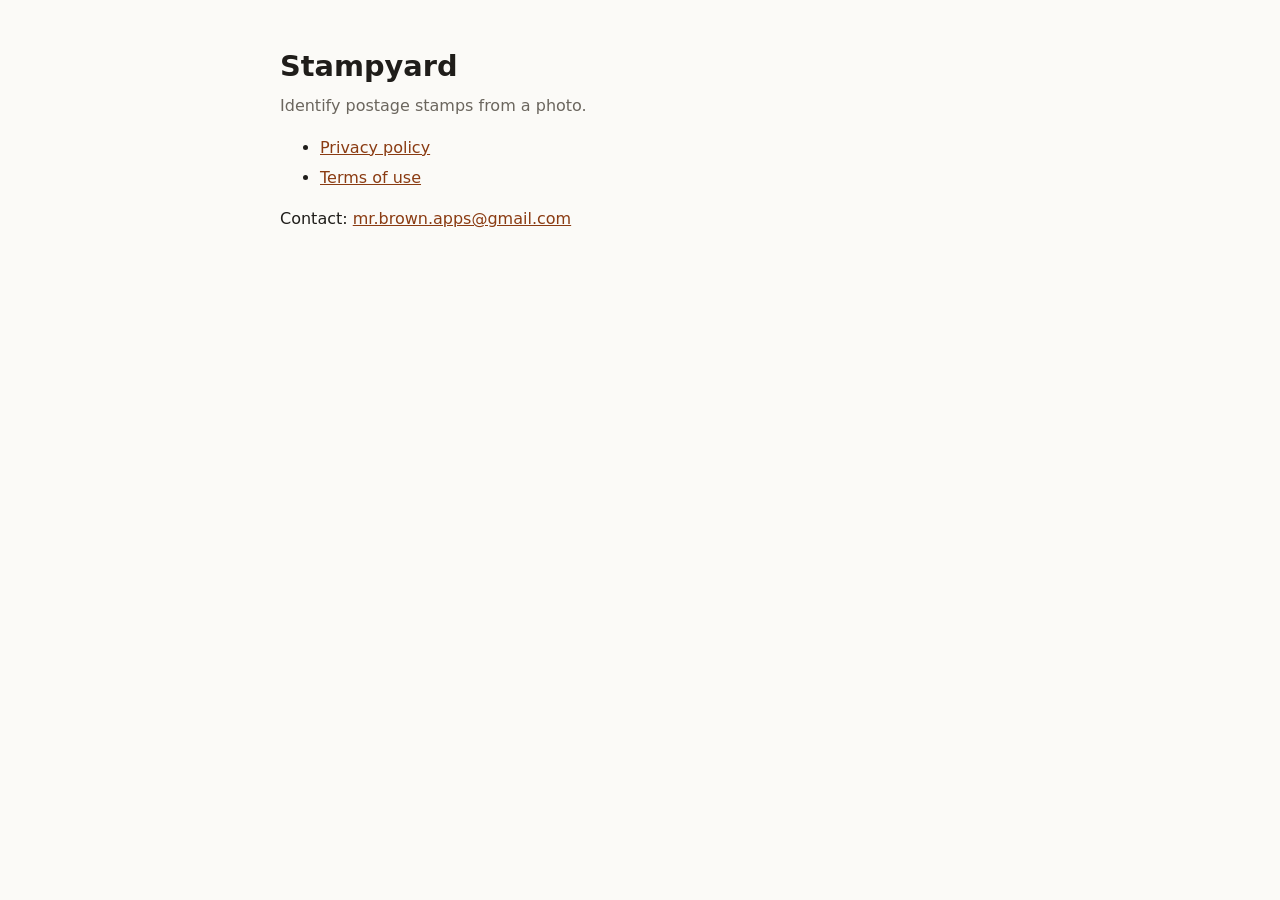
<file: index.html>
<!doctype html><html lang="en"><head><meta charset="utf-8"><meta name="viewport" content="width=device-width,initial-scale=1">
<title>Stampyard</title><link rel="stylesheet" href="style.css"></head><body>
<h1>Stampyard</h1><p class="updated">Identify postage stamps from a photo.</p>
<ul><li><a href="privacy.html">Privacy policy</a></li><li><a href="terms.html">Terms of use</a></li></ul>
<p>Contact: <a href="mailto:mr.brown.apps@gmail.com">mr.brown.apps@gmail.com</a></p></body></html>
</file>
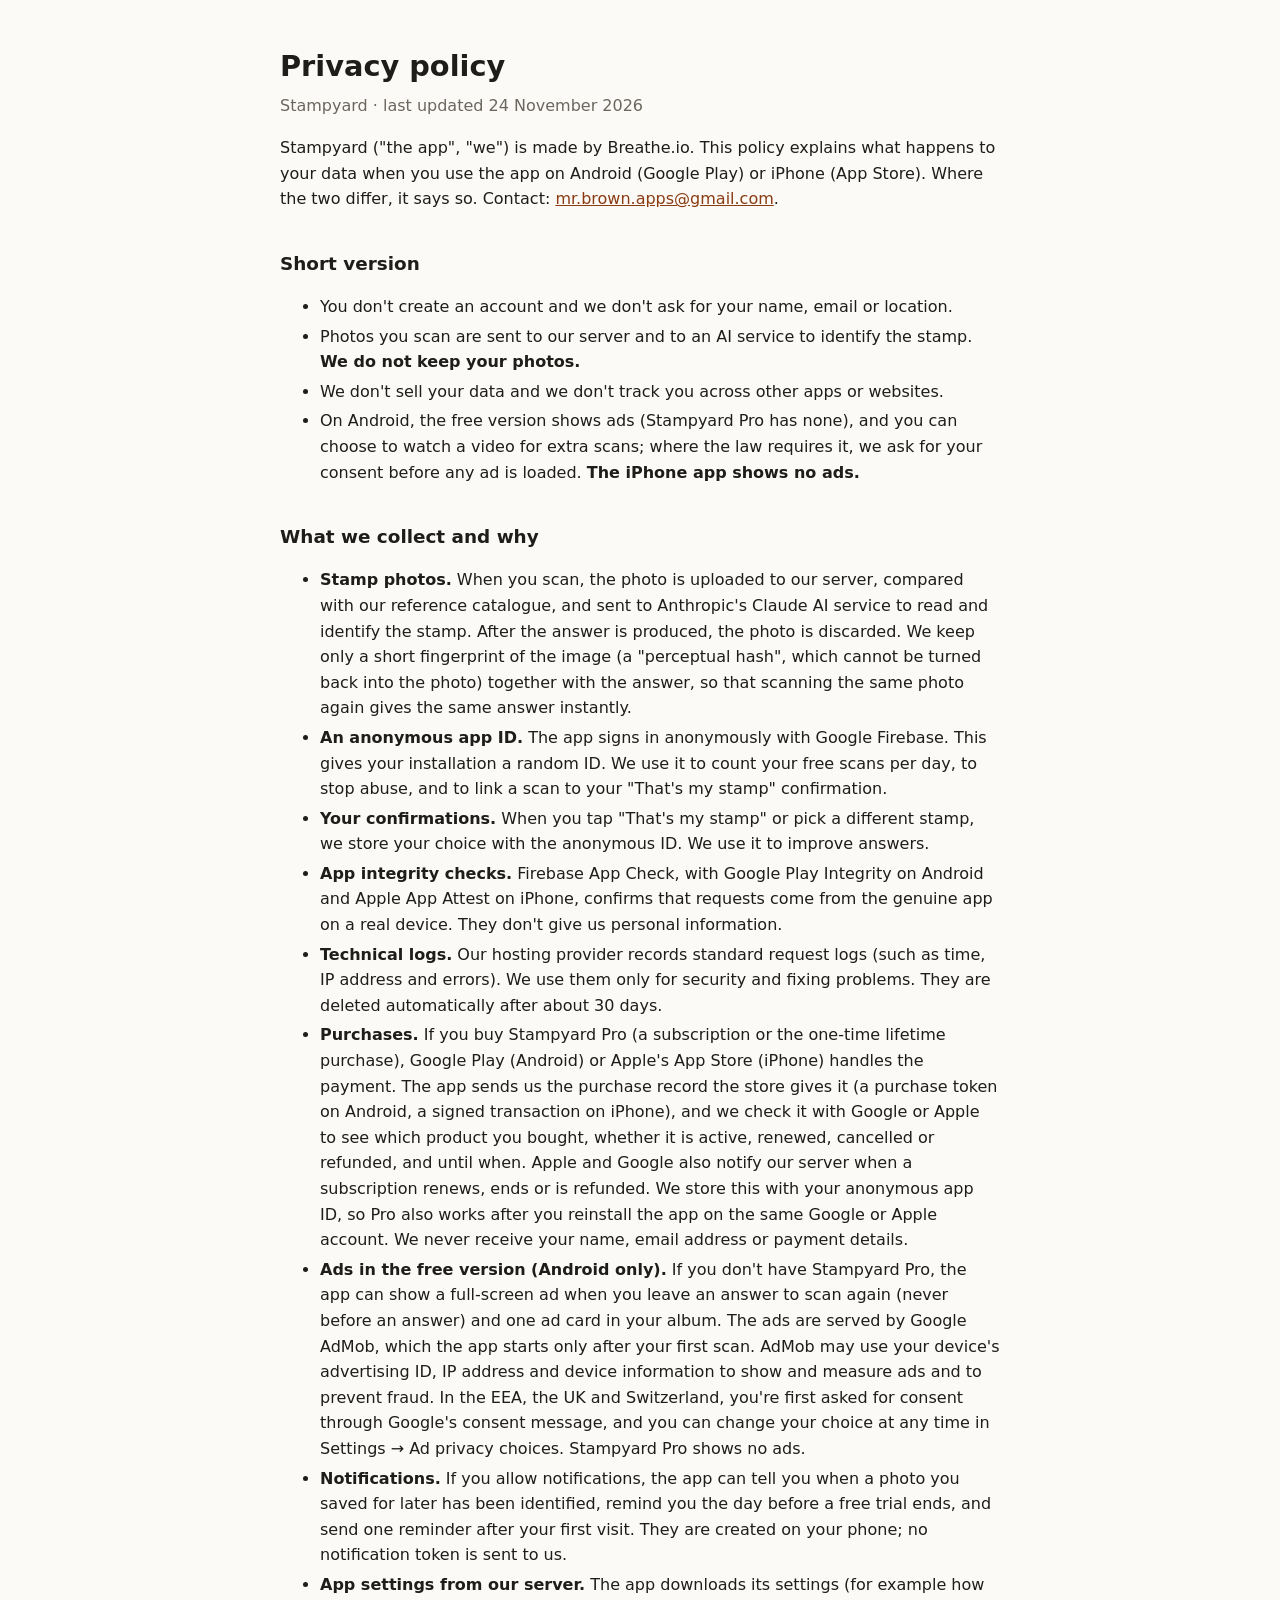
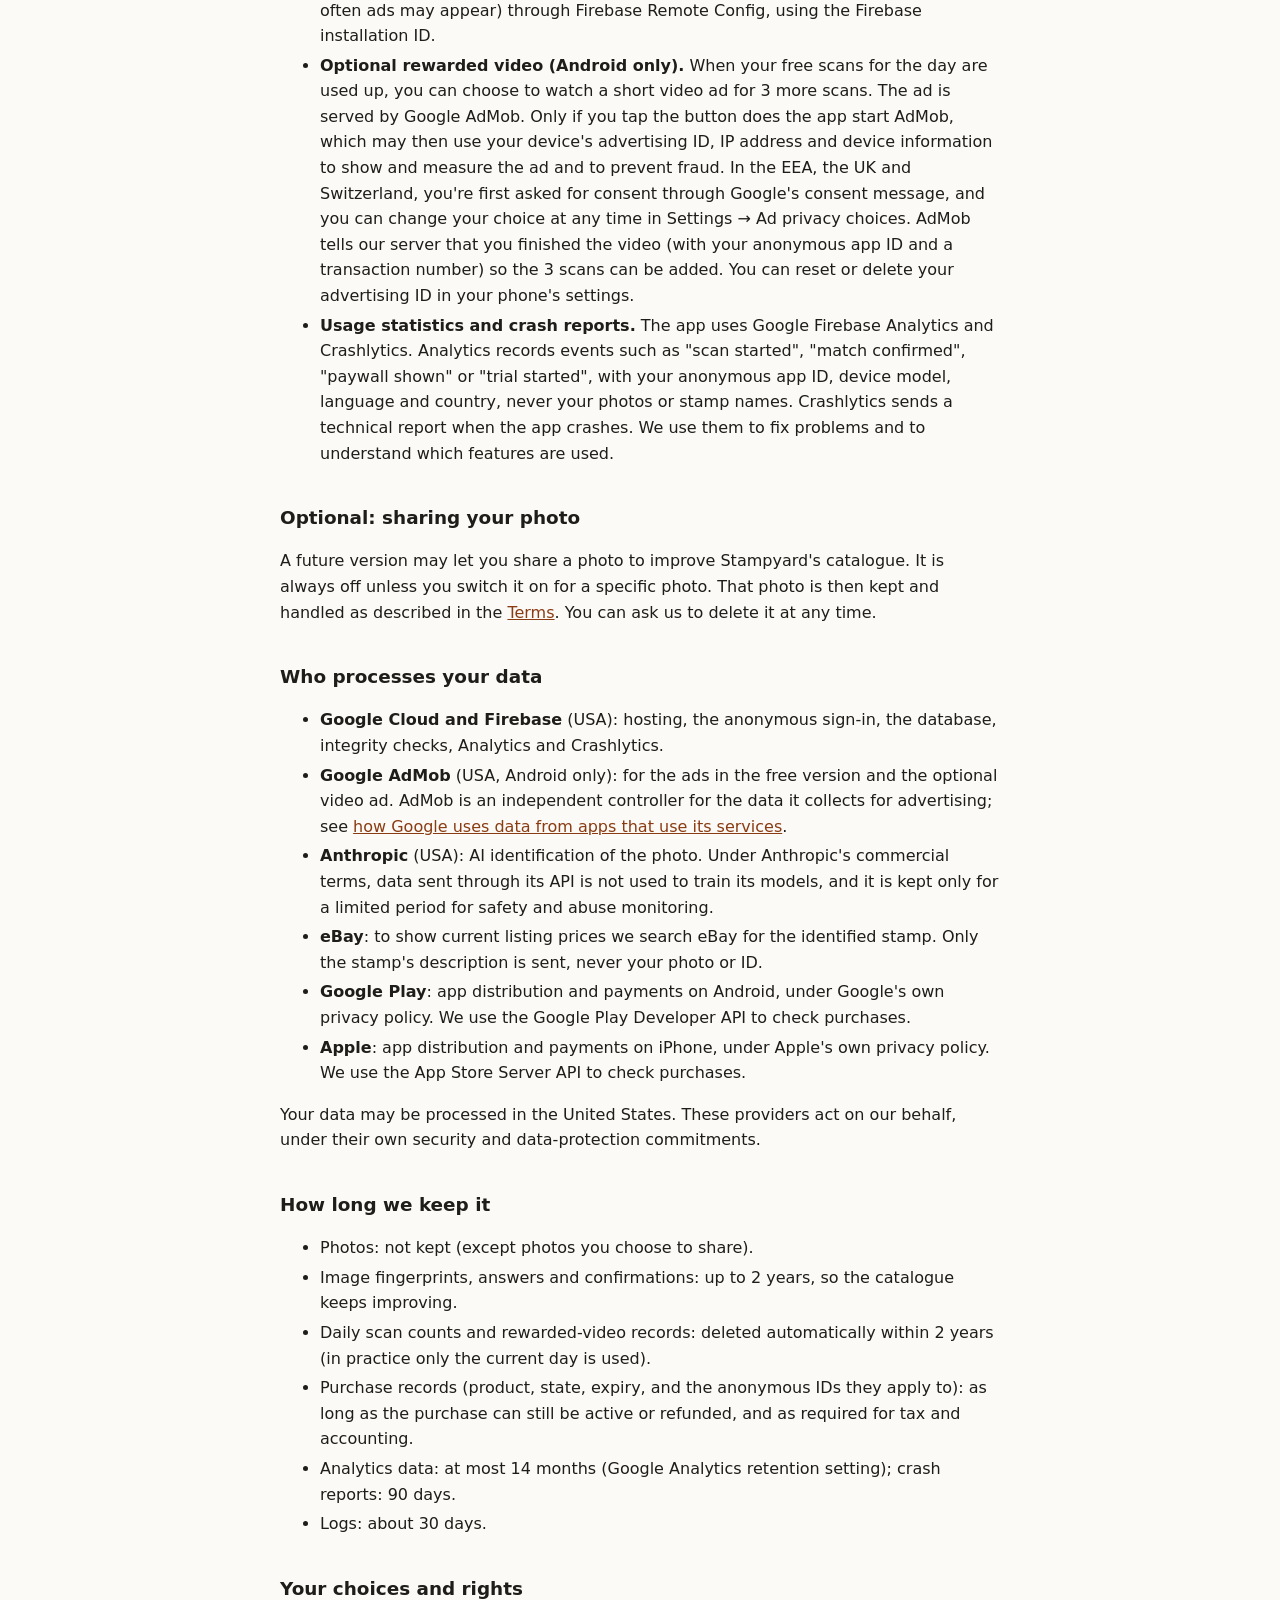
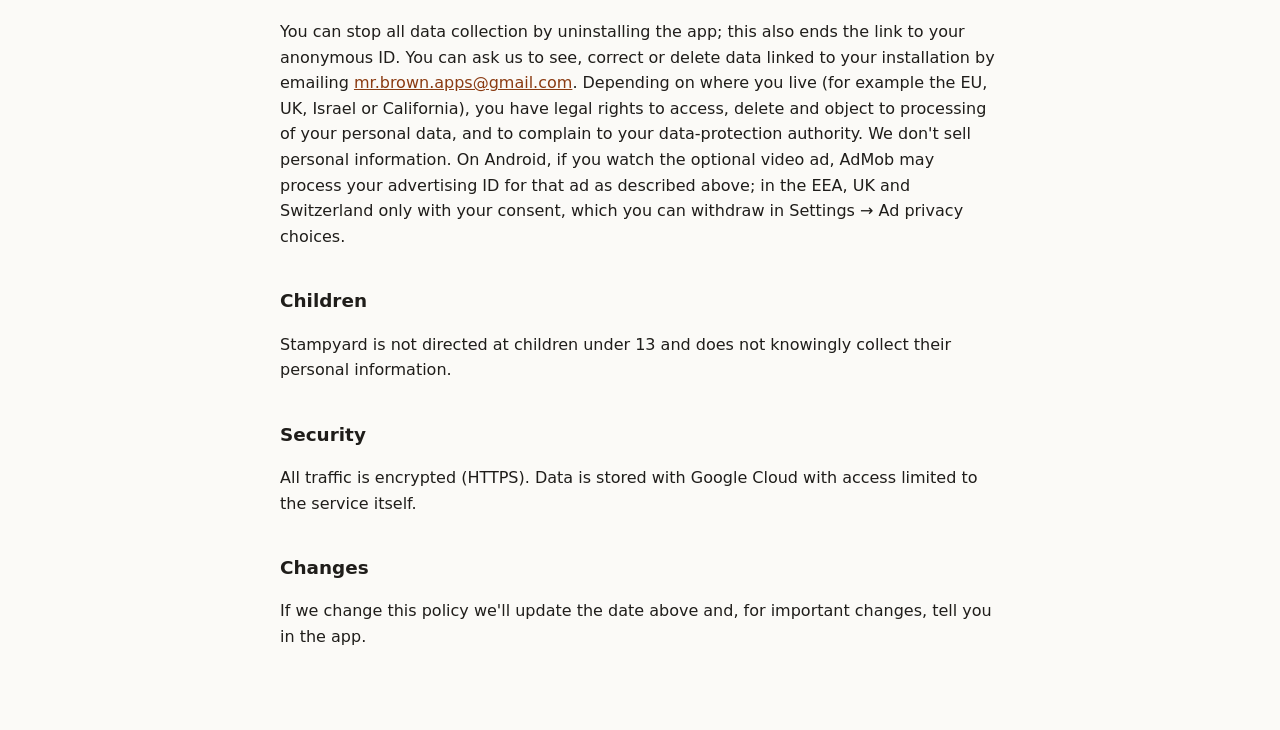
<file: privacy.html>
<!doctype html><html lang="en"><head><meta charset="utf-8"><meta name="viewport" content="width=device-width,initial-scale=1">
<title>Stampyard Privacy</title><link rel="stylesheet" href="style.css"></head><body>
<h1>Privacy policy</h1>
<p class="updated">Stampyard · last updated 24 November 2026</p>

<p>Stampyard ("the app", "we") is made by Breathe.io. This policy explains what happens to your data when you use the app on Android (Google Play) or iPhone (App Store). Where the two differ, it says so. Contact: <a href="mailto:mr.brown.apps@gmail.com">mr.brown.apps@gmail.com</a>.</p>

<h2>Short version</h2>
<ul>
<li>You don't create an account and we don't ask for your name, email or location.</li>
<li>Photos you scan are sent to our server and to an AI service to identify the stamp. <strong>We do not keep your photos.</strong></li>
<li>We don't sell your data and we don't track you across other apps or websites.</li>
<li>On Android, the free version shows ads (Stampyard Pro has none), and you can choose to watch a video for extra scans; where the law requires it, we ask for your consent before any ad is loaded. <strong>The iPhone app shows no ads.</strong></li>
</ul>

<h2>What we collect and why</h2>
<ul>
<li><strong>Stamp photos.</strong> When you scan, the photo is uploaded to our server, compared with our reference catalogue, and sent to Anthropic's Claude AI service to read and identify the stamp. After the answer is produced, the photo is discarded. We keep only a short fingerprint of the image (a "perceptual hash", which cannot be turned back into the photo) together with the answer, so that scanning the same photo again gives the same answer instantly.</li>
<li><strong>An anonymous app ID.</strong> The app signs in anonymously with Google Firebase. This gives your installation a random ID. We use it to count your free scans per day, to stop abuse, and to link a scan to your "That's my stamp" confirmation.</li>
<li><strong>Your confirmations.</strong> When you tap "That's my stamp" or pick a different stamp, we store your choice with the anonymous ID. We use it to improve answers.</li>
<li><strong>App integrity checks.</strong> Firebase App Check, with Google Play Integrity on Android and Apple App Attest on iPhone, confirms that requests come from the genuine app on a real device. They don't give us personal information.</li>
<li><strong>Technical logs.</strong> Our hosting provider records standard request logs (such as time, IP address and errors). We use them only for security and fixing problems. They are deleted automatically after about 30 days.</li>
<li><strong>Purchases.</strong> If you buy Stampyard Pro (a subscription or the one-time lifetime purchase), Google Play (Android) or Apple's App Store (iPhone) handles the payment. The app sends us the purchase record the store gives it (a purchase token on Android, a signed transaction on iPhone), and we check it with Google or Apple to see which product you bought, whether it is active, renewed, cancelled or refunded, and until when. Apple and Google also notify our server when a subscription renews, ends or is refunded. We store this with your anonymous app ID, so Pro also works after you reinstall the app on the same Google or Apple account. We never receive your name, email address or payment details.</li>
<li><strong>Ads in the free version (Android only).</strong> If you don't have Stampyard Pro, the app can show a full-screen ad when you leave an answer to scan again (never before an answer) and one ad card in your album. The ads are served by Google AdMob, which the app starts only after your first scan. AdMob may use your device's advertising ID, IP address and device information to show and measure ads and to prevent fraud. In the EEA, the UK and Switzerland, you're first asked for consent through Google's consent message, and you can change your choice at any time in Settings → Ad privacy choices. Stampyard Pro shows no ads.</li>
<li><strong>Notifications.</strong> If you allow notifications, the app can tell you when a photo you saved for later has been identified, remind you the day before a free trial ends, and send one reminder after your first visit. They are created on your phone; no notification token is sent to us.</li>
<li><strong>App settings from our server.</strong> The app downloads its settings (for example how often ads may appear) through Firebase Remote Config, using the Firebase installation ID.</li>
<li><strong>Optional rewarded video (Android only).</strong> When your free scans for the day are used up, you can choose to watch a short video ad for 3 more scans. The ad is served by Google AdMob. Only if you tap the button does the app start AdMob, which may then use your device's advertising ID, IP address and device information to show and measure the ad and to prevent fraud. In the EEA, the UK and Switzerland, you're first asked for consent through Google's consent message, and you can change your choice at any time in Settings → Ad privacy choices. AdMob tells our server that you finished the video (with your anonymous app ID and a transaction number) so the 3 scans can be added. You can reset or delete your advertising ID in your phone's settings.</li>
<li><strong>Usage statistics and crash reports.</strong> The app uses Google Firebase Analytics and Crashlytics. Analytics records events such as "scan started", "match confirmed", "paywall shown" or "trial started", with your anonymous app ID, device model, language and country, never your photos or stamp names. Crashlytics sends a technical report when the app crashes. We use them to fix problems and to understand which features are used.</li>
</ul>

<h2>Optional: sharing your photo</h2>
<p>A future version may let you share a photo to improve Stampyard's catalogue. It is always off unless you switch it on for a specific photo. That photo is then kept and handled as described in the <a href="terms.html#contributions">Terms</a>. You can ask us to delete it at any time.</p>

<h2>Who processes your data</h2>
<ul>
<li><strong>Google Cloud and Firebase</strong> (USA): hosting, the anonymous sign-in, the database, integrity checks, Analytics and Crashlytics.</li>
<li><strong>Google AdMob</strong> (USA, Android only): for the ads in the free version and the optional video ad. AdMob is an independent controller for the data it collects for advertising; see <a href="https://policies.google.com/technologies/partner-sites">how Google uses data from apps that use its services</a>.</li>
<li><strong>Anthropic</strong> (USA): AI identification of the photo. Under Anthropic's commercial terms, data sent through its API is not used to train its models, and it is kept only for a limited period for safety and abuse monitoring.</li>
<li><strong>eBay</strong>: to show current listing prices we search eBay for the identified stamp. Only the stamp's description is sent, never your photo or ID.</li>
<li><strong>Google Play</strong>: app distribution and payments on Android, under Google's own privacy policy. We use the Google Play Developer API to check purchases.</li>
<li><strong>Apple</strong>: app distribution and payments on iPhone, under Apple's own privacy policy. We use the App Store Server API to check purchases.</li>
</ul>
<p>Your data may be processed in the United States. These providers act on our behalf, under their own security and data-protection commitments.</p>

<h2>How long we keep it</h2>
<ul>
<li>Photos: not kept (except photos you choose to share).</li>
<li>Image fingerprints, answers and confirmations: up to 2 years, so the catalogue keeps improving.</li>
<li>Daily scan counts and rewarded-video records: deleted automatically within 2 years (in practice only the current day is used).</li>
<li>Purchase records (product, state, expiry, and the anonymous IDs they apply to): as long as the purchase can still be active or refunded, and as required for tax and accounting.</li>
<li>Analytics data: at most 14 months (Google Analytics retention setting); crash reports: 90 days.</li>
<li>Logs: about 30 days.</li>
</ul>

<h2>Your choices and rights</h2>
<p>You can stop all data collection by uninstalling the app; this also ends the link to your anonymous ID. You can ask us to see, correct or delete data linked to your installation by emailing <a href="mailto:mr.brown.apps@gmail.com">mr.brown.apps@gmail.com</a>. Depending on where you live (for example the EU, UK, Israel or California), you have legal rights to access, delete and object to processing of your personal data, and to complain to your data-protection authority. We don't sell personal information. On Android, if you watch the optional video ad, AdMob may process your advertising ID for that ad as described above; in the EEA, UK and Switzerland only with your consent, which you can withdraw in Settings → Ad privacy choices.</p>

<h2>Children</h2>
<p>Stampyard is not directed at children under 13 and does not knowingly collect their personal information.</p>

<h2>Security</h2>
<p>All traffic is encrypted (HTTPS). Data is stored with Google Cloud with access limited to the service itself.</p>

<h2>Changes</h2>
<p>If we change this policy we'll update the date above and, for important changes, tell you in the app.</p>
</body></html>
</file>
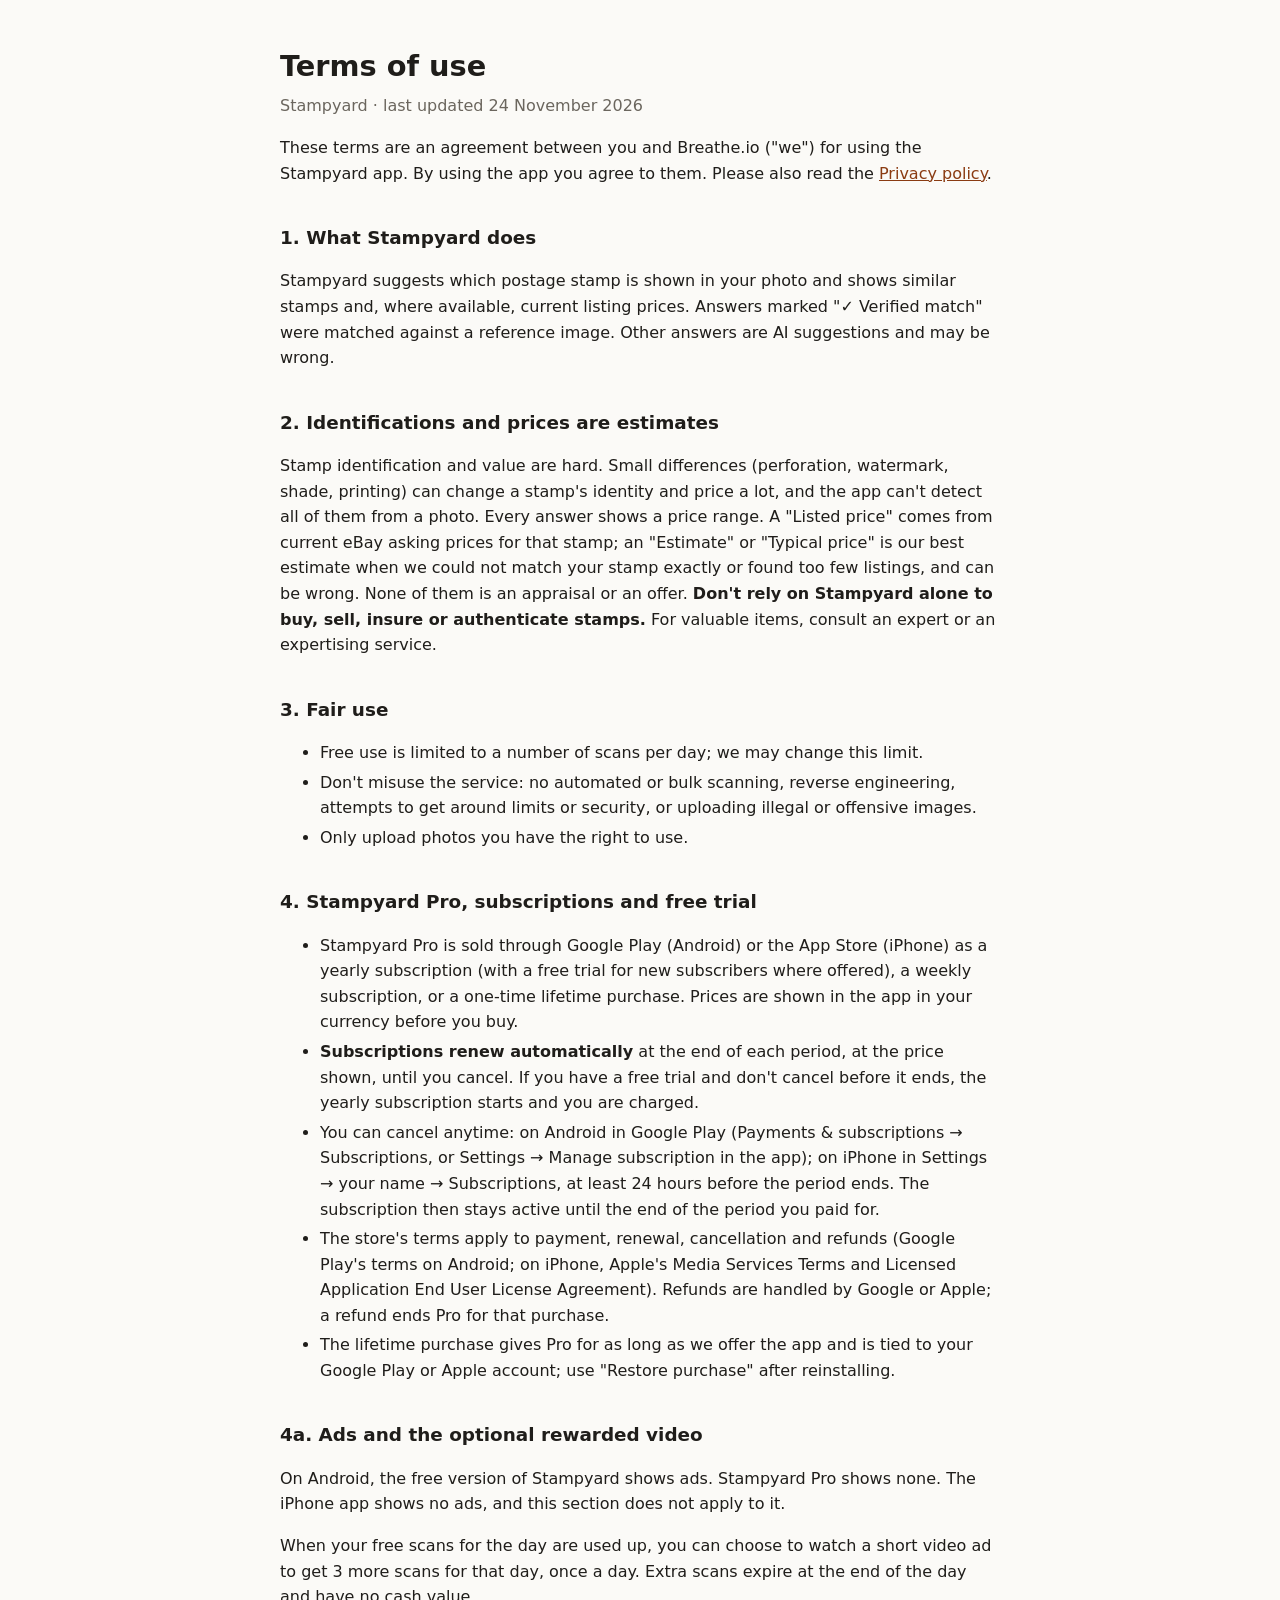
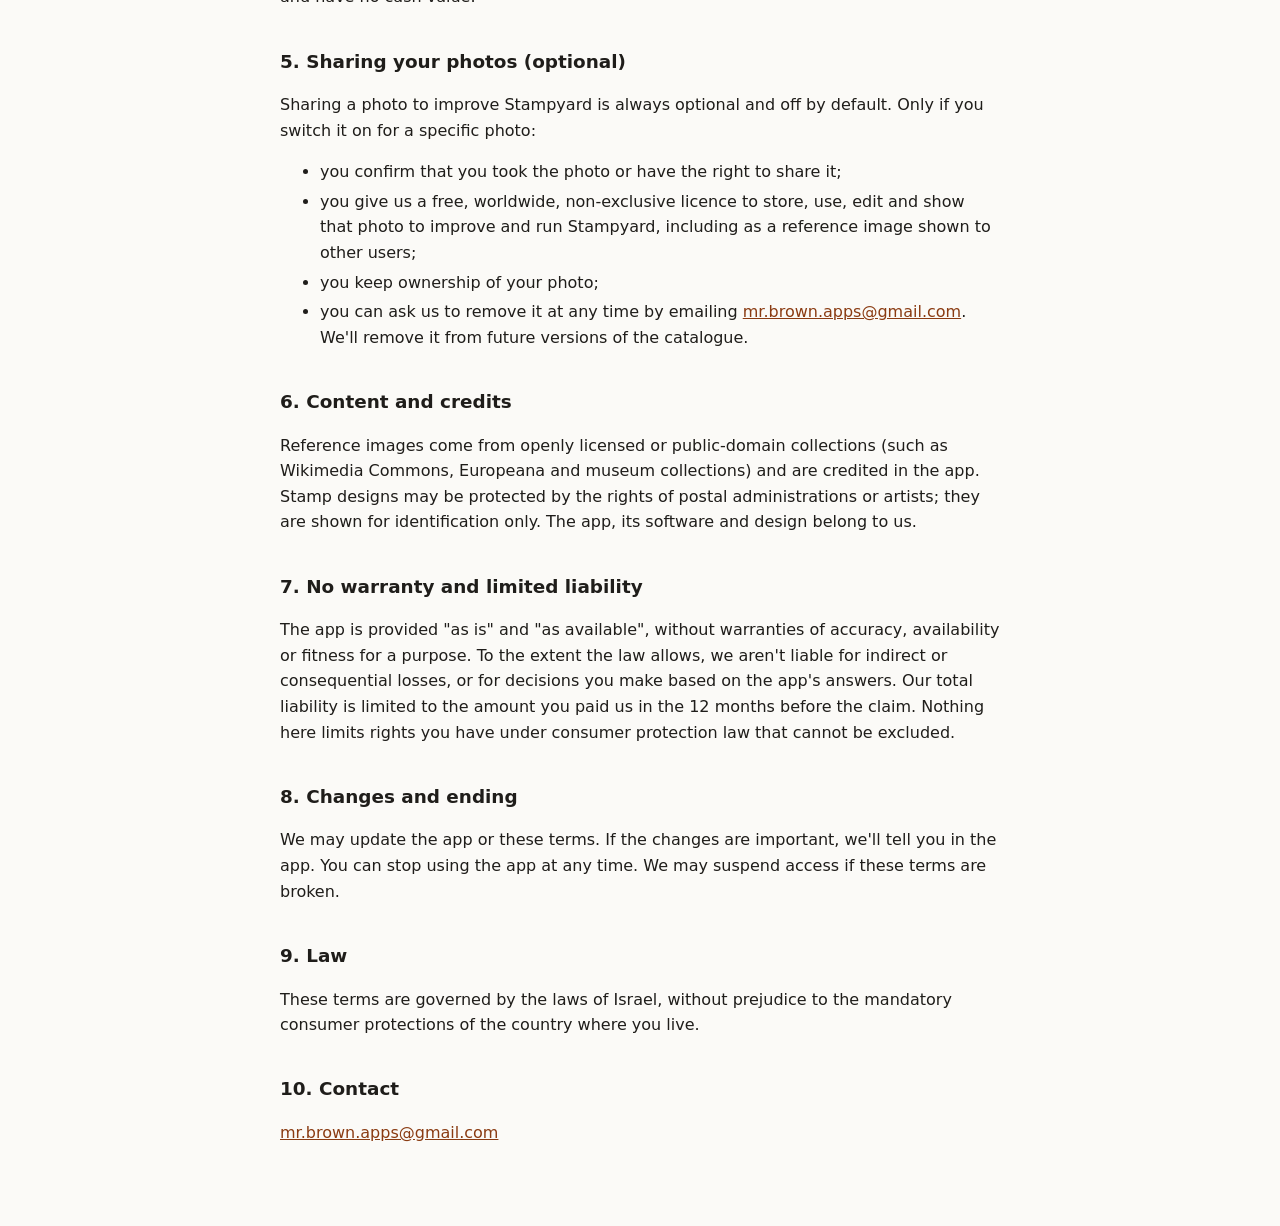
<file: terms.html>
<!doctype html><html lang="en"><head><meta charset="utf-8"><meta name="viewport" content="width=device-width,initial-scale=1">
<title>Stampyard Terms</title><link rel="stylesheet" href="style.css"></head><body>
<h1>Terms of use</h1>
<p class="updated">Stampyard · last updated 24 November 2026</p>

<p>These terms are an agreement between you and Breathe.io ("we") for using the Stampyard app. By using the app you agree to them. Please also read the <a href="privacy.html">Privacy policy</a>.</p>

<h2>1. What Stampyard does</h2>
<p>Stampyard suggests which postage stamp is shown in your photo and shows similar stamps and, where available, current listing prices. Answers marked "✓ Verified match" were matched against a reference image. Other answers are AI suggestions and may be wrong.</p>

<h2>2. Identifications and prices are estimates</h2>
<p>Stamp identification and value are hard. Small differences (perforation, watermark, shade, printing) can change a stamp's identity and price a lot, and the app can't detect all of them from a photo. Every answer shows a price range. A "Listed price" comes from current eBay asking prices for that stamp; an "Estimate" or "Typical price" is our best estimate when we could not match your stamp exactly or found too few listings, and can be wrong. None of them is an appraisal or an offer. <strong>Don't rely on Stampyard alone to buy, sell, insure or authenticate stamps.</strong> For valuable items, consult an expert or an expertising service.</p>

<h2>3. Fair use</h2>
<ul>
<li>Free use is limited to a number of scans per day; we may change this limit.</li>
<li>Don't misuse the service: no automated or bulk scanning, reverse engineering, attempts to get around limits or security, or uploading illegal or offensive images.</li>
<li>Only upload photos you have the right to use.</li>
</ul>

<h2>4. Stampyard Pro, subscriptions and free trial</h2>
<ul>
<li>Stampyard Pro is sold through Google Play (Android) or the App Store (iPhone) as a yearly subscription (with a free trial for new subscribers where offered), a weekly subscription, or a one-time lifetime purchase. Prices are shown in the app in your currency before you buy.</li>
<li><strong>Subscriptions renew automatically</strong> at the end of each period, at the price shown, until you cancel. If you have a free trial and don't cancel before it ends, the yearly subscription starts and you are charged.</li>
<li>You can cancel anytime: on Android in Google Play (Payments &amp; subscriptions → Subscriptions, or Settings → Manage subscription in the app); on iPhone in Settings → your name → Subscriptions, at least 24 hours before the period ends. The subscription then stays active until the end of the period you paid for.</li>
<li>The store's terms apply to payment, renewal, cancellation and refunds (Google Play's terms on Android; on iPhone, Apple's Media Services Terms and Licensed Application End User License Agreement). Refunds are handled by Google or Apple; a refund ends Pro for that purchase.</li>
<li>The lifetime purchase gives Pro for as long as we offer the app and is tied to your Google Play or Apple account; use "Restore purchase" after reinstalling.</li>
</ul>
<h2>4a. Ads and the optional rewarded video</h2>
<p>On Android, the free version of Stampyard shows ads. Stampyard Pro shows none. The iPhone app shows no ads, and this section does not apply to it.</p>
<p>When your free scans for the day are used up, you can choose to watch a short video ad to get 3 more scans for that day, once a day. Extra scans expire at the end of the day and have no cash value.</p>

<h2 id="contributions">5. Sharing your photos (optional)</h2>
<p>Sharing a photo to improve Stampyard is always optional and off by default. Only if you switch it on for a specific photo:</p>
<ul>
<li>you confirm that you took the photo or have the right to share it;</li>
<li>you give us a free, worldwide, non-exclusive licence to store, use, edit and show that photo to improve and run Stampyard, including as a reference image shown to other users;</li>
<li>you keep ownership of your photo;</li>
<li>you can ask us to remove it at any time by emailing <a href="mailto:mr.brown.apps@gmail.com">mr.brown.apps@gmail.com</a>. We'll remove it from future versions of the catalogue.</li>
</ul>

<h2>6. Content and credits</h2>
<p>Reference images come from openly licensed or public-domain collections (such as Wikimedia Commons, Europeana and museum collections) and are credited in the app. Stamp designs may be protected by the rights of postal administrations or artists; they are shown for identification only. The app, its software and design belong to us.</p>

<h2>7. No warranty and limited liability</h2>
<p>The app is provided "as is" and "as available", without warranties of accuracy, availability or fitness for a purpose. To the extent the law allows, we aren't liable for indirect or consequential losses, or for decisions you make based on the app's answers. Our total liability is limited to the amount you paid us in the 12 months before the claim. Nothing here limits rights you have under consumer protection law that cannot be excluded.</p>

<h2>8. Changes and ending</h2>
<p>We may update the app or these terms. If the changes are important, we'll tell you in the app. You can stop using the app at any time. We may suspend access if these terms are broken.</p>

<h2>9. Law</h2>
<p>These terms are governed by the laws of Israel, without prejudice to the mandatory consumer protections of the country where you live.</p>

<h2>10. Contact</h2>
<p><a href="mailto:mr.brown.apps@gmail.com">mr.brown.apps@gmail.com</a></p>
</body></html>
</file>
<file: style.css>
:root{--bg:#fbfaf7;--fg:#1f1d1a;--muted:#6b665e;--accent:#8a3b12}
@media (prefers-color-scheme:dark){:root{--bg:#171614;--fg:#ece8e1;--muted:#a59f95;--accent:#e08a5a}}
body{background:var(--bg);color:var(--fg);font:16px/1.6 system-ui,sans-serif;max-width:720px;margin:0 auto;padding:24px 16px 64px}
h1{font-size:1.8rem;margin-bottom:0}h2{font-size:1.15rem;margin-top:2em}
.updated{color:var(--muted);margin-top:4px}a{color:var(--accent)}li{margin:4px 0}
</file>
